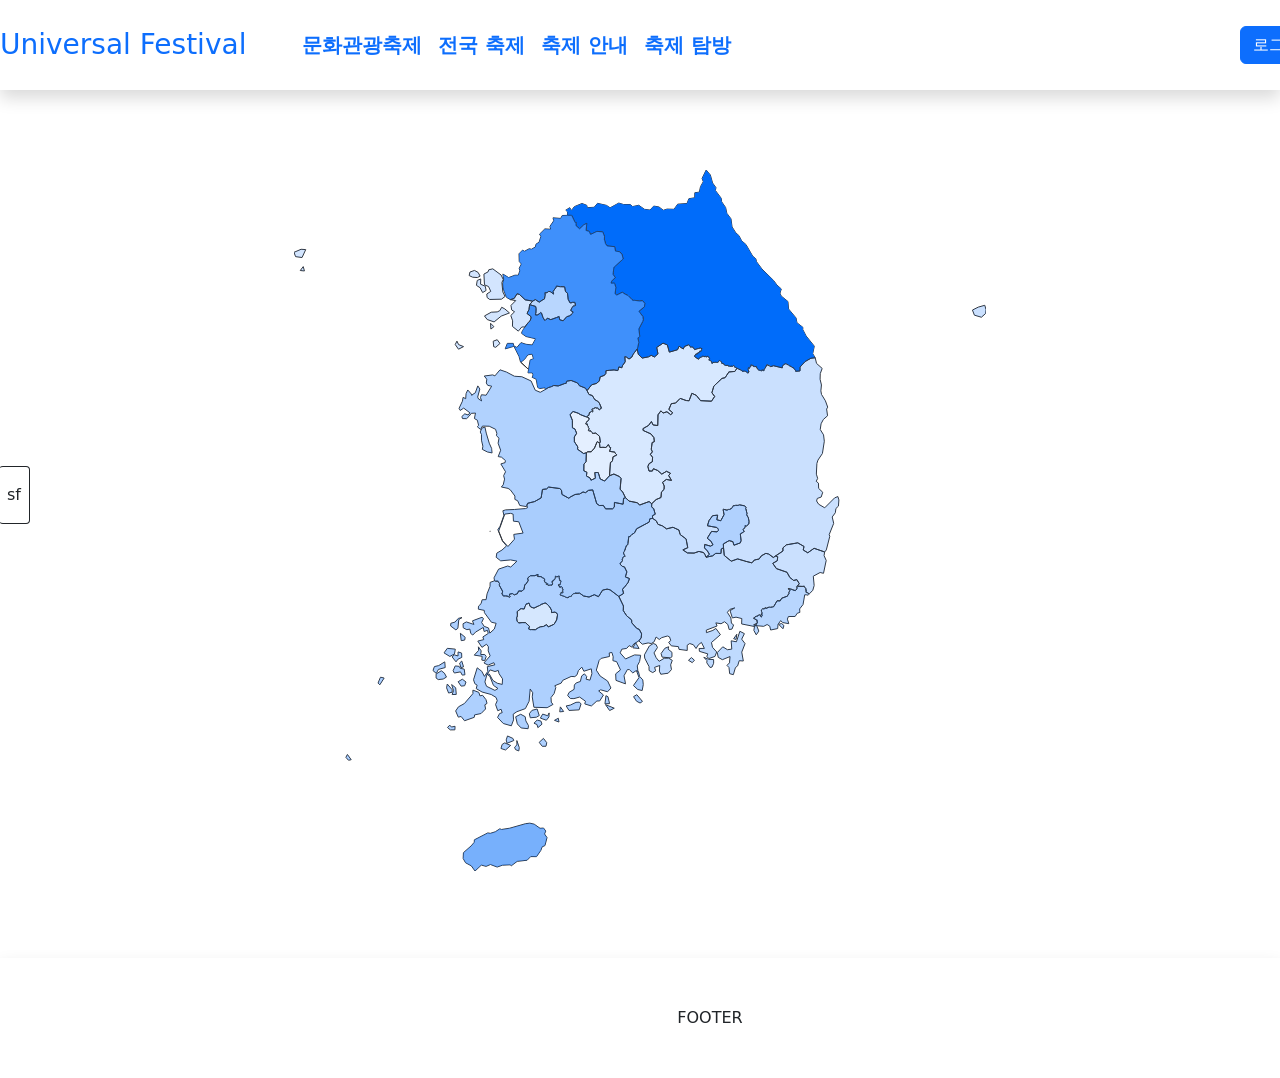
<file: html/festivals.html>
<!DOCTYPE html>
<html lang="en">
<head>
  <meta charset="UTF-8">
  <meta name="viewport" content="width=device-width, initial-scale=1.0">
  <title>Document</title>
  <link rel="stylesheet" href="./vendor/bootstrap-5.3.3-dist/css/bootstrap.min.css">
  <link rel="stylesheet" href="./css/Bstyles.css">
</head>
<body>
  <div id="app">
    <header class="shadow py-4">
      <div class="cont flex i-center gap-5">
               <a href="./index.html" class="fs-3">Universal Festival</a>
        <ul class="flex">
          <li><a class="p-2 fs-5 fw-bold" href="./progress.html">문화관광축제</a></li>
          <li><a class="p-2 fs-5 fw-bold" href="./festivals.html">전국 축제</a></li>
          <li><a class="p-2 fs-5 fw-bold" href="./sub.html">축제 안내</a></li>
          <li><a class="p-2 fs-5 fw-bold" href="./panorama.html">축제 탐방</a></li>
        </ul>
        <div class="ms-auto flex c gap-3"><button class="btn btn-primary">로그인</button><button class="btn btn-primary">회원가입</button></div> 
      </div>
    </header>
    <main class="flex-center">  
      <aside class="flex-col gap-3 p-3 bg-white position-fixed z-3 start-0 top-0 border-end transition" style="min-height: 100dvh; max-width: 450px; min-width: 300px; transform: translate(-100%) ">
        <form action="" class="flex gap-3">
          <input type="text" class="flex-1 form-control" name="input">
          <button class="btn-primary btn">검색</button>
        </form>
        <div class="types flex gap-2 mb-5">

        </div>
        <div class="festivals overflow-auto flex-col gap-3" style="height: 750px">
          
        </div>

        <div class="toggle abs start-100 top-50 border border-dark pointer border-start-0 px-2 py-3 rounded-1">sf</div>
      </aside>
      <div class="canvasWrapper">
        <canvas id="mapCanvas"></canvas>
        <canvas id="circleCanvas"></canvas>
        <div class="popup"></div>
      </div>
    </main>
    <footer class="shadow text-center py-5">
      <div class="cont">FOOTER</div>
    </footer>

    <script src="./vendor/jquery-3.7.1.js"></script>
    <script src="./js/App.js"></script>
    <script>new App()</script>
  </div>
</body>
</html>
</file>
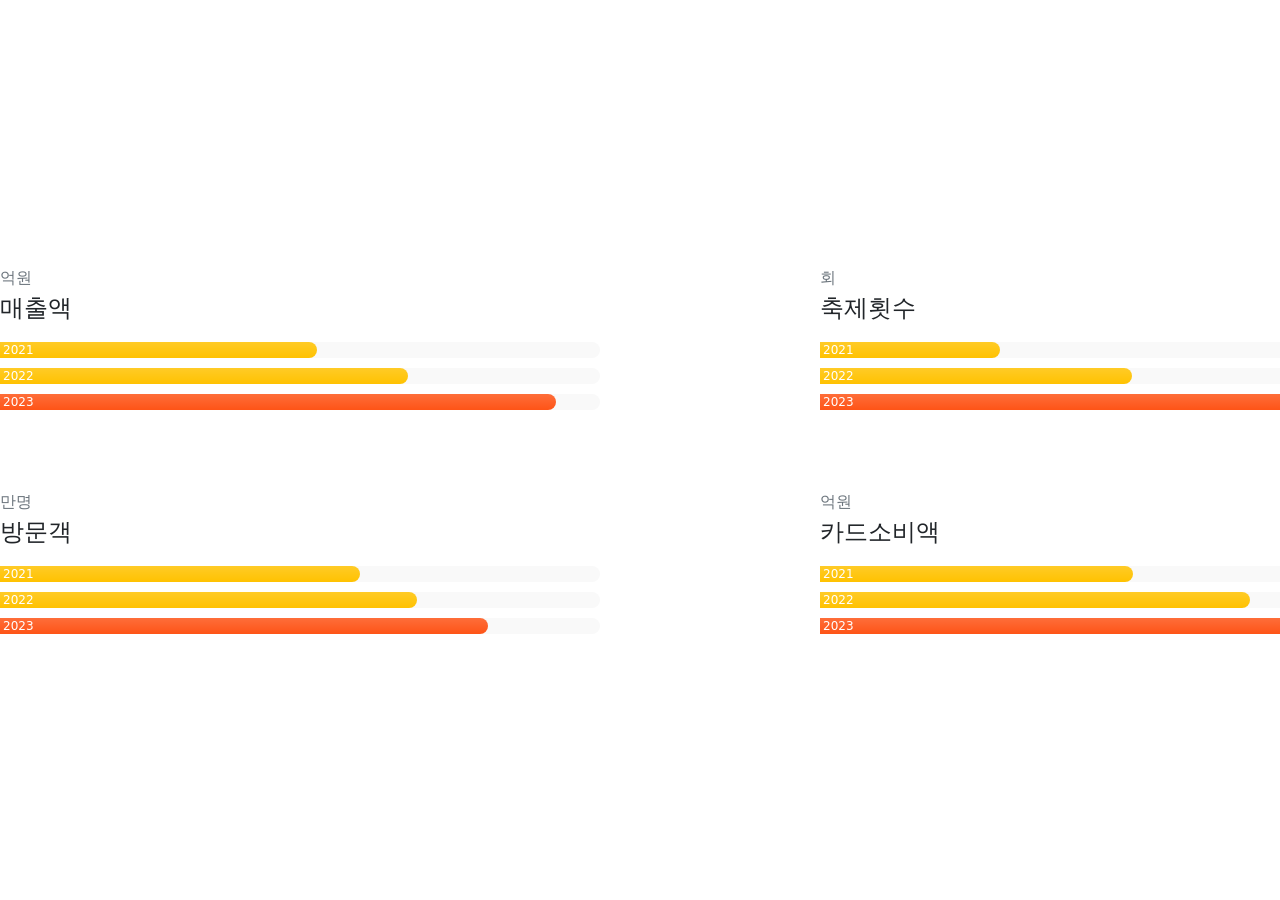
<file: html/progress.html>
<!DOCTYPE html>
<html lang="en">
<head>
  <meta charset="UTF-8">
  <meta name="viewport" content="width=device-width, initial-scale=1.0">
  <title>Document</title>
  <link rel="stylesheet" href="./vendor/bootstrap-5.3.3-dist/css/bootstrap.min.css">
  <style>
    /* @property --num1 {
      syntax: "<integer>";
      initial-value: 0;
      inherits: false;
    } 
    .div {
      counter-reset: num var(--num);
      font: 800 40px system-ui;
    }
    .div::after {
      content: counter(num);
    }
    
    @keyframes counter {
      from {
        --num: 0;
      }
      to {
        --num: attr(data-max);
      }
    } */
    * { box-sizing: border-box; padding: 0; margin: 0; }
    p {margin: 0; padding: 0;}
    html, body {height: 100%;}
    body{display: grid; place-items: center;}
    .barWrapper {position: relative; display: flex; flex-direction: column;  width: 600px; gap: 10px; }
    .barWrapper .bar {
      position: relative;
      height: 16px; background-color: #ffc201; 
      animation: bar 1s linear forwards; 
      border-radius: 0px 50px 50px 0;
    }
    .barWrapper .barCont:nth-child(3) .bar {background-color: #fe5417;}
    .barWrapper .bar::before {content: attr(data-year); position: absolute; font-size: 0.75rem; color: white; left: 3px; top: 50%; transform: translateY(-50%);}
    @keyframes bar {
      from {width: 0px;}
    }
    .barWrapper .barCont { width: 100%; display: flex; flex-direction: column; border-radius: 0px 50px 50px 0}
    .barWrapper .barCont {background-color: #f9f9f9;}

    .graph1 .barWrapper .barCont:nth-child(1) .bar { width: calc(600 / 2500 * 1320px); }
    .graph1 .barWrapper .barCont:nth-child(2) .bar { width: calc(600 / 2500 * 1700px); }
    .graph1 .barWrapper .barCont:nth-child(3) .bar { width: calc(600 / 2500 * 2315px); }

    .graph2 .barWrapper .barCont:nth-child(1) .bar { width: calc(600 / 100 * 30px); }
    .graph2 .barWrapper .barCont:nth-child(2) .bar { width: calc(600 / 100 * 52px); }
    .graph2 .barWrapper .barCont:nth-child(3) .bar { width: calc(600 / 100 * 82px); }

    .graph3 .barWrapper .barCont:nth-child(1) .bar { width: calc(600 / 400 * 240px); }
    .graph3 .barWrapper .barCont:nth-child(2) .bar { width: calc(600 / 400 * 278px); }
    .graph3 .barWrapper .barCont:nth-child(3) .bar { width: calc(600 / 400 * 325px); }

    .graph4 .barWrapper .barCont:nth-child(1) .bar { width: calc(600 / 1000 * 521px); }
    .graph4 .barWrapper .barCont:nth-child(2) .bar { width: calc(600 / 1000 * 716px); }
    .graph4 .barWrapper .barCont:nth-child(3) .bar { width: calc(600 / 1000 * 842px); }

    .cont {width: 1420px;
      display: flex; gap: 5rem; justify-content: space-between; align-items: center;
      flex-wrap: wrap;
    }
  </style>
</head>
<body>
  <div class="cont">
  <div class="graph1">
    <p class="text-secondary">억원</p>
    <p class="fs-4 pb-3">매출액</p>
    <div class="barWrapper">
      <div class="barCont"><div data-year="2021" data-max="123" class="bar bg-gradient"></div></div>
      <div class="barCont"><div data-year="2022" data-max="123" class="bar bg-gradient"></div></div>
      <div class="barCont"><div data-year="2023" data-max="123" class="bar bg-gradient"></div></div>
    </div>
  </div>
  <div class="graph2">
    <p class="text-secondary">회</p>
    <p class="fs-4 pb-3">축제횟수</p>
    <div class="barWrapper">
      <div class="barCont"><div data-year="2021" data-max="123" class="bar bg-gradient"></div></div>
      <div class="barCont"><div data-year="2022" data-max="123" class="bar bg-gradient"></div></div>
      <div class="barCont"><div data-year="2023" data-max="123" class="bar bg-gradient"></div></div>
    </div>
  </div>
  <div class="graph3">
    <p class="text-secondary">만명</p>
    <p class="fs-4 pb-3">방문객</p>
    <div class="barWrapper">
      <div class="barCont"><div data-year="2021" data-max="123" class="bar bg-gradient"></div></div>
      <div class="barCont"><div data-year="2022" data-max="123" class="bar bg-gradient"></div></div>
      <div class="barCont"><div data-year="2023" data-max="123" class="bar bg-gradient"></div></div>
    </div>
  </div>
  <div class="graph4">
    <p class="text-secondary">억원</p>
    <p class="fs-4 pb-3">카드소비액</p>
    <div class="barWrapper">
      <div class="barCont"><div data-year="2021" data-max="123" class="bar bg-gradient"></div></div>
      <div class="barCont"><div data-year="2022" data-max="123" class="bar bg-gradient"></div></div>
      <div class="barCont"><div data-year="2023" data-max="123" class="bar bg-gradient"></div></div>
    </div>
  </div>
</div>


</body>
</html>
</file>
<file: html/css/Bstyles.css>
* { box-sizing: border-box; padding: 0; margin: 0;}
ul,li { padding: 0; margin: 0; list-style: none;}
p, h1, h2, h3, h4, h5, h6 {padding: 0; margin: 0;}
a {text-decoration: none;}
button {border: none; outline: none; background-color: transparent; cursor: pointer;}

.flex-col {display: flex;flex-direction: column;}
.flex-1 {flex: 1;}
.flex {display: flex; }
.grid {display: grid;}
.flex-center {display: flex; justify-content: center; align-items:center ;}
.j-center {justify-content: center; }
.i-center {align-items:center ;}
.rel {position: relative;}
.abs {position: absolute;}
.inset {inset: 0;}
.pointer {cursor: pointer;}
.transition {transition: all .25s;}

.cont {width: 1420px; margin: 0 auto;}

main {min-height: calc(100dvh - 96px - 120px); padding:5rem 0 5rem;}


.canvasWrapper {position: relative;}
.popup { pointer-events: none; padding: 10px; border-radius: 5px; background-color: rgba(0, 0, 0, 0.7); color: white; position: absolute;}
.popup:empty {transition: all .25s; padding: 0; opacity: 0;}
.popup p {display: flex; align-items: center; gap: 5px; }
.popup p span {width: 1rem; height: 1rem; border-radius: 3px; display: inline-block;}
#circleCanvas {position: absolute; inset: 0; pointer-events: none;}
</file>
